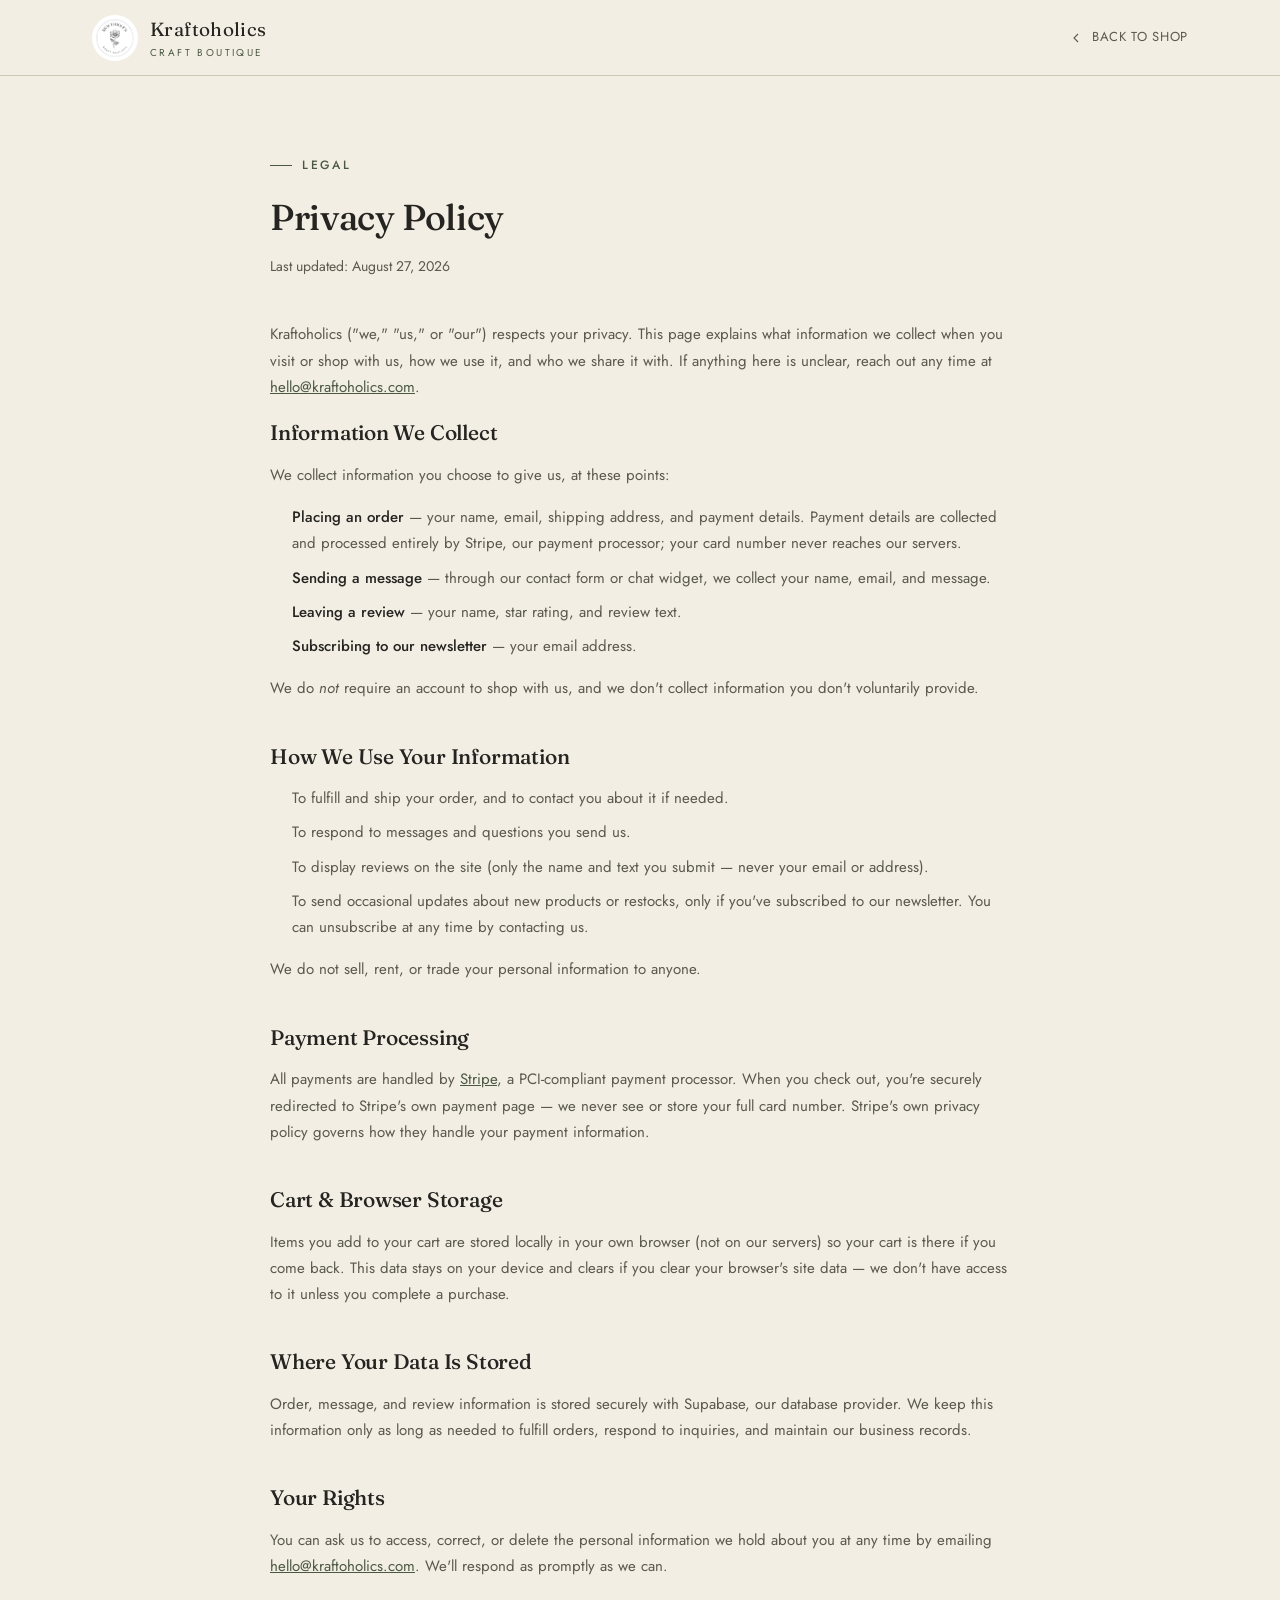
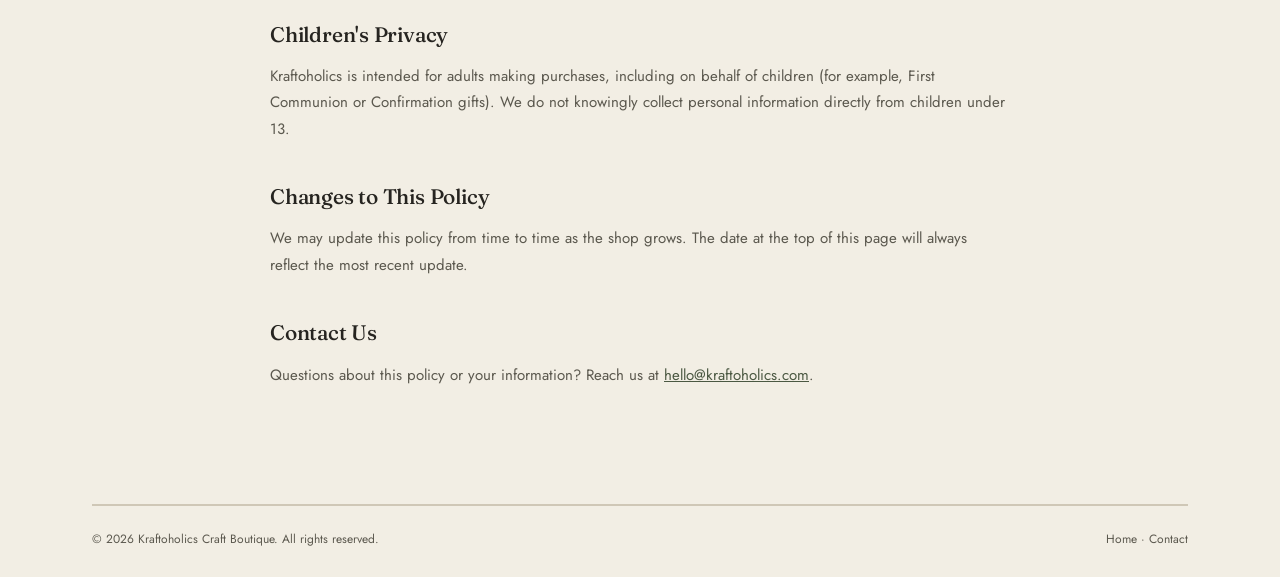
<file: privacy.html>
<!DOCTYPE html>
<html lang="en">
<head>
<meta charset="UTF-8">
<meta name="viewport" content="width=device-width, initial-scale=1.0">
<title>Privacy Policy — Kraftoholics</title>
<link rel="icon" href="assets/logo.jpg">
<link rel="preconnect" href="https://fonts.googleapis.com">
<link rel="preconnect" href="https://fonts.gstatic.com" crossorigin>
<link href="https://fonts.googleapis.com/css2?family=Fraunces:ital,wght@0,300;0,400;0,500;0,600;1,400;1,500&family=Jost:wght@300;400;500;600&display=swap" rel="stylesheet">
<link rel="stylesheet" href="css/styles.css">
</head>
<body>

<header class="site">
  <div class="nav">
    <a href="index.html" class="brand">
      <img src="assets/logo.jpg" alt="Kraftoholics logo">
      <div class="name">Kraftoholics<span>Craft Boutique</span></div>
    </a>
    <a href="index.html" class="back-link" style="display:flex;">
      <svg viewBox="0 0 24 24" fill="none" stroke="currentColor" stroke-width="1.6"><path d="M15 18l-6-6 6-6"/></svg>
      Back to Shop
    </a>
  </div>
</header>

<section class="wrap" style="padding:72px 0 100px; max-width:740px;">
  <div class="eyebrow">Legal</div>
  <h1 style="font-size:36px; margin-bottom:8px;">Privacy Policy</h1>
  <p style="color:var(--ink-soft); font-size:14px; margin-bottom:44px;">Last updated: August 27, 2026</p>

  <div class="policy-content">
    <p>Kraftoholics ("we," "us," or "our") respects your privacy. This page explains what information we collect when you visit or shop with us, how we use it, and who we share it with. If anything here is unclear, reach out any time at <a href="index.html#contact">hello@kraftoholics.com</a>.</p>

    <h2>Information We Collect</h2>
    <p>We collect information you choose to give us, at these points:</p>
    <ul>
      <li><strong>Placing an order</strong> — your name, email, shipping address, and payment details. Payment details are collected and processed entirely by Stripe, our payment processor; your card number never reaches our servers.</li>
      <li><strong>Sending a message</strong> — through our contact form or chat widget, we collect your name, email, and message.</li>
      <li><strong>Leaving a review</strong> — your name, star rating, and review text.</li>
      <li><strong>Subscribing to our newsletter</strong> — your email address.</li>
    </ul>
    <p>We do <em>not</em> require an account to shop with us, and we don't collect information you don't voluntarily provide.</p>

    <h2>How We Use Your Information</h2>
    <ul>
      <li>To fulfill and ship your order, and to contact you about it if needed.</li>
      <li>To respond to messages and questions you send us.</li>
      <li>To display reviews on the site (only the name and text you submit — never your email or address).</li>
      <li>To send occasional updates about new products or restocks, only if you've subscribed to our newsletter. You can unsubscribe at any time by contacting us.</li>
    </ul>
    <p>We do not sell, rent, or trade your personal information to anyone.</p>

    <h2>Payment Processing</h2>
    <p>All payments are handled by <a href="https://stripe.com/privacy" target="_blank" rel="noopener">Stripe</a>, a PCI-compliant payment processor. When you check out, you're securely redirected to Stripe's own payment page — we never see or store your full card number. Stripe's own privacy policy governs how they handle your payment information.</p>

    <h2>Cart &amp; Browser Storage</h2>
    <p>Items you add to your cart are stored locally in your own browser (not on our servers) so your cart is there if you come back. This data stays on your device and clears if you clear your browser's site data — we don't have access to it unless you complete a purchase.</p>

    <h2>Where Your Data Is Stored</h2>
    <p>Order, message, and review information is stored securely with Supabase, our database provider. We keep this information only as long as needed to fulfill orders, respond to inquiries, and maintain our business records.</p>

    <h2>Your Rights</h2>
    <p>You can ask us to access, correct, or delete the personal information we hold about you at any time by emailing <a href="index.html#contact">hello@kraftoholics.com</a>. We'll respond as promptly as we can.</p>

    <h2>Children's Privacy</h2>
    <p>Kraftoholics is intended for adults making purchases, including on behalf of children (for example, First Communion or Confirmation gifts). We do not knowingly collect personal information directly from children under 13.</p>

    <h2>Changes to This Policy</h2>
    <p>We may update this policy from time to time as the shop grows. The date at the top of this page will always reflect the most recent update.</p>

    <h2>Contact Us</h2>
    <p>Questions about this policy or your information? Reach us at <a href="index.html#contact">hello@kraftoholics.com</a>.</p>
  </div>
</section>

<footer style="padding-top:0;">
  <div class="wrap">
    <hr class="hair">
    <div class="foot-bottom">
      <span>© <span id="year"></span> Kraftoholics Craft Boutique. All rights reserved.</span>
      <span><a href="index.html">Home</a> · <a href="index.html#contact">Contact</a></span>
    </div>
  </div>
</footer>

<script>
  document.getElementById("year").textContent = new Date().getFullYear();
</script>
</body>
</html>
</file>
<file: css/styles.css>
/* ============ DESIGN TOKENS ============ */
  :root{
    --paper: #F2EEE4;
    --paper-soft: #FBF9F4;
    --ink: #262420;
    --ink-soft: #5B584E;
    --moss: #4B5842;
    --moss-dark: #333C2B;
    --ochre: #BB9457;
    --ochre-soft: #E4D2B0;
    --blush: #D8B9AE;
    --line: #CFC7B6;
    --white: #FFFFFF;
    --shadow: 0 12px 30px rgba(38,36,32,0.08);
    --radius: 2px;
    --maxw: 1160px;
  }

  /* ============ THEMES ============
     "Classic Ink" is the default above (no attribute needed).
     Each of these overrides just the color tokens — every other
     rule in this file (layout, spacing, fonts) stays the same,
     so any theme drops in cleanly. Set via <html data-theme="..."> —
     applied automatically by js/main.js based on what's saved in
     the admin dashboard's Theme tab. */

  :root[data-theme="teal"]{
    --paper: #EAF3F3;
    --paper-soft: #F5FAFA;
    --ink: #1F3B3B;
    --ink-soft: #4F6E6E;
    --moss: #1E7F82;
    --moss-dark: #14595C;
    --ochre: #E0A458;
    --ochre-soft: #F3DCB8;
    --blush: #BFE3E0;
    --line: #C7DCDC;
  }

  :root[data-theme="flowers"]{
    --paper: #FBF1F4;
    --paper-soft: #FFF8FA;
    --ink: #3B2A33;
    --ink-soft: #7A6670;
    --moss: #5F7A56;
    --moss-dark: #445A3C;
    --ochre: #E48AA0;
    --ochre-soft: #F6D3DE;
    --blush: #F2C6D7;
    --line: #E8D3DA;
  }

  :root[data-theme="winter"]{
    --paper: #EDF1F5;
    --paper-soft: #F7FAFC;
    --ink: #1E2A38;
    --ink-soft: #56677A;
    --moss: #3B6E91;
    --moss-dark: #2A4F68;
    --ochre: #C65B5B;
    --ochre-soft: #EFD4D4;
    --blush: #D7E4EC;
    --line: #CBD8E0;
  }

  *{box-sizing:border-box;}
  html{scroll-behavior:smooth;}
  body{
    margin:0;
    background:var(--paper);
    color:var(--ink);
    font-family:'Jost', sans-serif;
    font-weight:400;
    line-height:1.6;
    -webkit-font-smoothing:antialiased;
  }
  h1,h2,h3,h4{
    font-family:'Fraunces', serif;
    font-weight:500;
    margin:0 0 .4em 0;
    color:var(--ink);
    letter-spacing:-0.01em;
  }
  p{margin:0 0 1em 0;}
  a{color:inherit; text-decoration:none;}
  img{max-width:100%; display:block;}
  button{font-family:inherit; cursor:pointer;}
  ul{list-style:none; margin:0; padding:0;}

  ::selection{background:var(--moss); color:var(--paper-soft);}

  :focus-visible{
    outline:2px solid var(--moss);
    outline-offset:3px;
  }

  .wrap{
    max-width:var(--maxw);
    margin:0 auto;
    padding:0 32px;
  }

  .eyebrow{
    display:inline-flex;
    align-items:center;
    gap:10px;
    font-size:12px;
    letter-spacing:0.22em;
    text-transform:uppercase;
    color:var(--moss);
    font-weight:500;
    margin-bottom:14px;
  }
  .eyebrow::before{
    content:"";
    width:22px; height:1px;
    background:var(--moss);
  }

  .btn{
    display:inline-flex;
    align-items:center;
    justify-content:center;
    gap:8px;
    padding:14px 30px;
    border-radius:var(--radius);
    border:1px solid var(--ink);
    background:var(--ink);
    color:var(--paper-soft);
    font-size:13px;
    letter-spacing:0.12em;
    text-transform:uppercase;
    font-weight:500;
    transition:all .25s ease;
  }
  .btn:hover{ background:var(--moss); border-color:var(--moss); transform:translateY(-1px); }
  .btn.ghost{
    background:transparent;
    color:var(--ink);
    border:1px solid var(--ink);
  }
  .btn.ghost:hover{ background:var(--ink); color:var(--paper-soft); }
  .btn.small{ padding:10px 20px; font-size:11px; }
  .btn:disabled{ opacity:.5; cursor:not-allowed; transform:none; }

  section{ padding:96px 0; position:relative; }
  .section-head{ max-width:620px; margin-bottom:56px; }
  .section-head p.lede{ color:var(--ink-soft); font-size:17px; max-width:520px; }

  .reveal{ opacity:0; transform:translateY(24px); transition:opacity .8s ease, transform .8s ease; }
  .reveal.in{ opacity:1; transform:translateY(0); }
  @media (prefers-reduced-motion: reduce){
    .reveal{ opacity:1; transform:none; transition:none; }
    html{ scroll-behavior:auto; }
  }

  hr.hair{ border:none; border-top:1px solid var(--line); margin:0; }

  /* ============ NAV ============ */
  header.site{
    position:sticky; top:0; z-index:60;
    background:rgba(242,238,228,0.92);
    backdrop-filter:blur(6px);
    border-bottom:1px solid var(--line);
  }
  .nav{
    display:flex; align-items:center; justify-content:space-between;
    padding:14px 32px;
    max-width:var(--maxw); margin:0 auto;
  }
  .brand{ display:flex; align-items:center; gap:12px; }
  .brand img{ width:46px; height:46px; border-radius:50%; }
  .brand .name{ font-family:'Fraunces', serif; font-size:19px; letter-spacing:0.02em; }
  .brand .name span{ display:block; font-family:'Jost'; font-size:10px; letter-spacing:0.24em; color:var(--moss); text-transform:uppercase; margin-top:1px; }

  .nav-links{ display:flex; align-items:center; gap:34px; }
  .nav-links a{
    font-size:13px; letter-spacing:0.06em; text-transform:uppercase;
    color:var(--ink-soft); position:relative; padding:4px 0;
  }
  .nav-links a:hover{ color:var(--ink); }
  .nav-links a::after{
    content:""; position:absolute; left:0; bottom:-2px; width:0; height:1px;
    background:var(--moss); transition:width .25s ease;
  }
  .nav-links a:hover::after{ width:100%; }

  .nav-actions{ display:flex; align-items:center; gap:18px; }
  .icon-btn{
    background:none; border:none; color:var(--ink); position:relative;
    display:flex; align-items:center; justify-content:center;
    width:34px; height:34px;
  }
  .icon-btn svg{ width:20px; height:20px; }
  .cart-count{
    position:absolute; top:-2px; right:-4px;
    background:var(--moss); color:var(--paper-soft);
    font-size:10px; width:16px; height:16px; border-radius:50%;
    display:flex; align-items:center; justify-content:center;
    font-family:'Jost'; font-weight:500;
  }
  .hamburger{ display:none; }

  /* ============ HERO ============ */
  .hero{
    padding:88px 0 60px;
    display:grid;
    grid-template-columns:1.05fr 0.95fr;
    gap:40px;
    align-items:center;
  }
  .hero h1{
    font-size:clamp(38px, 5vw, 62px);
    line-height:1.06;
    max-width:560px;
  }
  .hero h1 em{ font-style:italic; color:var(--moss); font-weight:400; }
  .hero p.sub{ font-size:17px; color:var(--ink-soft); max-width:420px; margin-bottom:32px; }
  .hero-cta{ display:flex; gap:16px; flex-wrap:wrap; }
  .hero-art{ display:flex; justify-content:center; align-items:center; }
  .hero-art svg{ width:100%; max-width:380px; height:auto; }
  .hero-art img{ width:100%; max-width:360px; height:auto; border-radius:50%; box-shadow:0 20px 50px rgba(38,36,32,0.14); }
  .hero-badges{
    display:flex; gap:36px; margin-top:64px; flex-wrap:wrap;
  }
  .hero-badge{ display:flex; align-items:center; gap:10px; font-size:12px; color:var(--ink-soft); letter-spacing:.02em; }
  .hero-badge svg{ width:20px; height:20px; flex-shrink:0; }

  /* ============ IMPACT BANNER ============ */
  .impact-banner{
    background: var(--moss);
    color: var(--paper-soft);
    padding: 14px 0;
  }
  .impact-banner .wrap{
    display: flex;
    align-items: center;
    justify-content: center;
    gap: 10px;
    text-align: center;
  }
  .impact-banner svg{ width: 17px; height: 17px; flex-shrink: 0; }
  .impact-banner span{ font-size: 13px; letter-spacing: .03em; font-weight: 500; }

  /* ============ TRUST STRIP ============ */
  .trust{ padding:0 0 20px; }
  .trust .wrap{
    display:grid; grid-template-columns:repeat(3,1fr); gap:24px;
    border-top:1px solid var(--line); border-bottom:1px solid var(--line);
    padding:40px 32px;
  }
  .trust-item{ display:flex; align-items:center; gap:16px; }
  .trust-badge{
    width:52px; height:52px; border-radius:50%;
    border:1px solid var(--ink); display:flex; align-items:center; justify-content:center;
    flex-shrink:0;
  }
  .trust-badge svg{ width:24px; height:24px; }
  .trust-item h4{ font-family:'Jost'; font-size:14px; font-weight:500; margin:0 0 2px; letter-spacing:.02em; }
  .trust-item p{ font-size:13px; color:var(--ink-soft); margin:0; }

  /* ============ SHOP ============ */
  .shop-head{ display:flex; justify-content:space-between; align-items:flex-end; flex-wrap:wrap; gap:24px; }
  .filters{ display:flex; gap:10px; flex-wrap:wrap; }
  .filter-btn{
    background:transparent; border:1px solid var(--line); color:var(--ink-soft);
    padding:9px 18px; border-radius:20px; font-size:12px; letter-spacing:.05em; text-transform:uppercase;
    transition:all .2s ease;
  }
  .filter-btn:hover{ border-color:var(--ink); color:var(--ink); }
  .filter-btn.active{ background:var(--ink); border-color:var(--ink); color:var(--paper-soft); }

  .product-grid{
    display:grid; grid-template-columns:repeat(3, 1fr); gap:28px; margin-top:44px;
  }
  .product-card{
    background:var(--paper-soft); border:1px solid var(--line);
    display:flex; flex-direction:column; overflow:hidden; cursor:pointer;
    transition:transform .3s ease, box-shadow .3s ease;
  }
  .product-card:hover{ transform:translateY(-4px); box-shadow:var(--shadow); }
  .product-media{
    aspect-ratio:4/3.4; background:var(--blush); background:linear-gradient(160deg, var(--ochre-soft), var(--blush));
    display:flex; align-items:center; justify-content:center; position:relative;
  }
  .product-media svg{ width:52%; height:52%; }
  .product-tag{
    position:absolute; top:12px; left:12px; background:var(--paper-soft);
    font-size:10px; letter-spacing:.1em; text-transform:uppercase; padding:5px 10px; color:var(--moss);
  }
  .product-body{ padding:20px 22px 22px; display:flex; flex-direction:column; gap:10px; flex:1; }
  .product-body h4{ font-family:'Fraunces'; font-size:19px; font-weight:500; }
  .product-body p{ font-size:13px; color:var(--ink-soft); margin:0; flex:1; }
  .stock-note{ font-size:12px; font-weight:500; letter-spacing:.02em; margin-top:-4px; }
  .stock-note.low{ color:var(--ochre); }
  .stock-note.sold-out{ color:var(--ink-soft); }
  .add-btn:disabled{ opacity:.5; cursor:not-allowed; }
  .add-btn:disabled:hover{ background:none; color:var(--ink); }
  .product-foot{ display:flex; align-items:center; justify-content:space-between; margin-top:6px; }
  .price{ font-family:'Fraunces'; font-size:17px; }
  .add-btn{
    background:none; border:1px solid var(--ink); color:var(--ink);
    padding:9px 16px; font-size:11px; letter-spacing:.08em; text-transform:uppercase;
    display:flex; align-items:center; gap:6px; transition:all .2s ease;
  }
  .add-btn:hover{ background:var(--ink); color:var(--paper-soft); }
  .add-btn svg{ width:13px; height:13px; }

  /* ============ STORY ============ */
  .story{ background:var(--white); }
  .story .wrap{ display:grid; grid-template-columns:0.9fr 1.1fr; gap:64px; align-items:center; }
  .story-art{ background:var(--paper); border:1px solid var(--line); aspect-ratio:4/3; overflow:hidden; box-shadow:0 20px 50px rgba(38,36,32,0.10); }
  .story-art svg{ width:62%; height:62%; }
  .story-art img{ width:100%; height:100%; object-fit:cover; display:block; }
  .story-text p{ color:var(--ink-soft); font-size:16px; }
  .story-sign{ font-family:'Fraunces'; font-style:italic; font-size:22px; margin-top:22px; color:var(--moss); }

  /* ============ FAQ ============ */
  .faq-list{ display:flex; flex-direction:column; border-top:1px solid var(--line); }
  .faq-item{ border-bottom:1px solid var(--line); padding:20px 0; }
  .faq-item summary{
    cursor:pointer; list-style:none; display:flex; align-items:center; justify-content:space-between;
    font-family:'Fraunces'; font-size:18px; font-weight:500; color:var(--ink);
  }
  .faq-item summary::-webkit-details-marker{ display:none; }
  .faq-item summary::after{
    content:"+"; font-family:'Jost'; font-size:20px; color:var(--moss); flex-shrink:0; margin-left:20px;
    transition:transform .2s ease;
  }
  .faq-item[open] summary::after{ content:"–"; }
  .faq-item p{ margin:14px 0 0; color:var(--ink-soft); font-size:15px; max-width:640px; }

  /* ============ REVIEWS ============ */
  .reviews-grid{
    display:grid; grid-template-columns:repeat(3,1fr); gap:24px; margin-top:44px;
  }
  .review-card{
    background:var(--paper-soft); border:1px solid var(--line); padding:26px 24px;
    display:flex; flex-direction:column; gap:14px;
  }
  .stars{ display:flex; gap:3px; }
  .stars svg{ width:15px; height:15px; fill:var(--ochre); }
  .review-card p.quote{ font-size:15px; color:var(--ink); font-style:italic; font-family:'Fraunces'; font-weight:400; line-height:1.5; }
  .review-meta{ display:flex; align-items:center; justify-content:space-between; font-size:12px; color:var(--ink-soft); }
  .review-meta .who{ font-weight:500; color:var(--ink); font-family:'Jost'; text-transform:none; letter-spacing:0; }

  .review-form-wrap{
    margin-top:56px; border-top:1px solid var(--line); padding-top:48px;
    display:grid; grid-template-columns:0.9fr 1.1fr; gap:48px;
  }
  .review-form{ display:flex; flex-direction:column; gap:16px; }
  .star-picker{ display:flex; gap:6px; }
  .star-picker button{ background:none; border:none; padding:0; }
  .star-picker svg{ width:24px; height:24px; fill:none; stroke:var(--ochre); stroke-width:1.4px; transition:fill .15s ease; }
  .star-picker button.active svg, .star-picker button:hover svg{ fill:var(--ochre); }

  /* ============ FORMS (shared) ============ */
  label.field-label{ font-size:12px; letter-spacing:.08em; text-transform:uppercase; color:var(--ink-soft); margin-bottom:6px; display:block; }
  input.field, textarea.field, select.field{
    width:100%; padding:13px 14px; border:1px solid var(--line); background:var(--paper-soft);
    font-family:'Jost'; font-size:14px; color:var(--ink); border-radius:var(--radius);
  }
  input.field:focus, textarea.field:focus{ border-color:var(--moss); outline:none; }
  textarea.field{ resize:vertical; min-height:100px; }
  .field-row{ margin-bottom:0; }

  /* ============ CONTACT / MESSAGE ============ */
  .contact{ background:var(--moss); color:var(--paper-soft); }
  .contact h2, .contact .eyebrow{ color:var(--paper-soft); }
  .contact .eyebrow::before{ background:var(--paper-soft); }
  .contact .section-head p.lede{ color:rgba(251,249,244,0.75); }
  .contact-grid{ display:grid; grid-template-columns:1fr 1fr; gap:56px; }
  .contact-form{ display:flex; flex-direction:column; gap:16px; }
  .contact .field{ background:rgba(251,249,244,0.08); border-color:rgba(251,249,244,0.3); color:var(--paper-soft); }
  .contact .field::placeholder{ color:rgba(251,249,244,0.5); }
  .contact label.field-label{ color:rgba(251,249,244,0.7); }
  .contact .btn{ background:var(--ochre); border-color:var(--ochre); color:var(--ink); }
  .contact .btn:hover{ background:var(--paper-soft); border-color:var(--paper-soft); }

  .contact-info{ display:flex; flex-direction:column; gap:26px; justify-content:center; }
  .contact-info-item{ display:flex; gap:16px; align-items:flex-start; }
  .contact-info-item svg{ width:22px; height:22px; flex-shrink:0; margin-top:2px; }
  .contact-info-item h4{ font-family:'Jost'; font-size:14px; font-weight:500; margin:0 0 3px; }
  .contact-info-item p{ margin:0; font-size:14px; color:rgba(251,249,244,0.75); }

  /* ============ NEWSLETTER ============ */
  .newsletter{ background:var(--paper-soft); border-top:1px solid var(--line); border-bottom:1px solid var(--line); padding:56px 0; }
  .newsletter .wrap{ display:flex; align-items:center; justify-content:space-between; gap:32px; flex-wrap:wrap; }
  .newsletter h3{ font-size:24px; max-width:360px; }
  .news-form{ display:flex; gap:0; flex:1; max-width:420px; min-width:280px; }
  .news-form input{ flex:1; border-right:none; }
  .news-form button{ border-radius:0; padding:0 26px; }

  /* ============ FOOTER ============ */
  footer{ padding:64px 0 28px; }
  .foot-grid{ display:grid; grid-template-columns:1.4fr 1fr 1fr 1fr; gap:40px; margin-bottom:48px; }
  .foot-brand .brand{ margin-bottom:14px; }
  .foot-brand p{ font-size:14px; color:var(--ink-soft); max-width:260px; }
  .foot-social{ display:flex; gap:12px; margin-top:18px; }
  .foot-social a{ width:34px; height:34px; border:1px solid var(--line); border-radius:50%; display:flex; align-items:center; justify-content:center; transition:all .2s ease;}
  .foot-social a:hover{ background:var(--ink); border-color:var(--ink); color:var(--paper-soft); }
  .foot-social svg{ width:15px; height:15px; }
  .foot-col h5{ font-family:'Jost'; font-size:12px; letter-spacing:.1em; text-transform:uppercase; color:var(--ink-soft); margin:0 0 16px; font-weight:500; }
  .foot-col ul li{ margin-bottom:10px; }
  .foot-col ul a{ font-size:14px; color:var(--ink-soft); }
  .foot-col ul a:hover{ color:var(--ink); }
  .foot-bottom{ display:flex; justify-content:space-between; align-items:center; padding-top:24px; border-top:1px solid var(--line); font-size:12px; color:var(--ink-soft); flex-wrap:wrap; gap:10px; }
  .foot-note{ background:var(--ochre-soft); color:var(--moss-dark); padding:2px 10px; border-radius:20px; font-size:11px; letter-spacing:.02em; }

  /* ============ CART DRAWER ============ */
  .backdrop{
    position:fixed; inset:0; background:rgba(38,36,32,0.45); z-index:80;
    opacity:0; pointer-events:none; transition:opacity .3s ease;
  }
  .backdrop.show{ opacity:1; pointer-events:auto; }
  .drawer{
    position:fixed; top:0; right:0; height:100%; width:420px; max-width:92vw;
    background:var(--paper-soft); z-index:90; box-shadow:-10px 0 30px rgba(0,0,0,0.15);
    transform:translateX(100%); transition:transform .35s ease;
    display:flex; flex-direction:column;
  }
  .drawer.show{ transform:translateX(0); }
  .drawer-head{ display:flex; align-items:center; justify-content:space-between; padding:22px 26px; border-bottom:1px solid var(--line); }
  .drawer-head h3{ font-size:20px; margin:0; }
  .drawer-close{ background:none; border:none; }
  .drawer-close svg{ width:20px; height:20px; }
  .drawer-body{ flex:1; overflow-y:auto; padding:20px 26px; }
  .cart-item{ display:flex; gap:14px; padding:16px 0; border-bottom:1px solid var(--line); }
  .cart-item-media{ width:64px; height:64px; background:var(--blush); flex-shrink:0; display:flex; align-items:center; justify-content:center; }
  .cart-item-media svg{ width:60%; height:60%; }
  .cart-item-info{ flex:1; }
  .cart-item-info h5{ font-family:'Fraunces'; font-size:15px; margin:0 0 4px; font-weight:500; }
  .cart-item-info .price{ font-size:13px; color:var(--ink-soft); }
  .qty-row{ display:flex; align-items:center; gap:10px; margin-top:8px; }
  .qty-row button{ width:22px; height:22px; border:1px solid var(--line); background:none; font-size:13px; display:flex; align-items:center; justify-content:center; }
  .qty-row span{ font-size:13px; min-width:16px; text-align:center; }
  .remove-btn{ background:none; border:none; color:var(--ink-soft); font-size:11px; text-decoration:underline; margin-left:auto; }
  .empty-cart{ text-align:center; padding:60px 10px; color:var(--ink-soft); }
  .empty-cart svg{ width:44px; height:44px; margin:0 auto 16px; opacity:.5; }
  .drawer-foot{ padding:22px 26px; border-top:1px solid var(--line); }
  .subtotal-row{ display:flex; justify-content:space-between; font-family:'Fraunces'; font-size:18px; margin-bottom:16px; }
  .drawer-foot .btn{ width:100%; }
  .drawer-note{ font-size:11px; color:var(--ink-soft); text-align:center; margin-top:10px; }

  /* ============ CHECKOUT MODAL ============ */
  .modal{
    position:fixed; inset:0; z-index:100; display:flex; align-items:center; justify-content:center;
    opacity:0; pointer-events:none; transition:opacity .25s ease; padding:20px;
  }
  .modal.show{ opacity:1; pointer-events:auto; }
  .modal-panel{
    background:var(--paper-soft); max-width:520px; width:100%; padding:38px 36px;
    box-shadow:var(--shadow); position:relative; max-height:90vh; overflow-y:auto;
  }
  .modal-close{ position:absolute; top:18px; right:18px; background:none; border:none; }
  .modal-close svg{ width:18px; height:18px; }
  .steps{ display:flex; align-items:center; gap:8px; margin-bottom:28px; }
  .step-dot{
    width:26px; height:26px; border-radius:50%; border:1px solid var(--line); color:var(--ink-soft);
    display:flex; align-items:center; justify-content:center; font-size:11px; flex-shrink:0;
    transition:all .2s ease;
  }
  .step-dot.active{ background:var(--ink); border-color:var(--ink); color:var(--paper-soft); }
  .step-dot.done{ background:var(--moss); border-color:var(--moss); color:var(--paper-soft); }
  .step-line{ flex:1; height:1px; background:var(--line); }
  .modal-step{ display:none; }
  .modal-step.active{ display:block; }
  .form-grid-2{ display:grid; grid-template-columns:1fr 1fr; gap:14px; }
  .confirm-box{ text-align:center; padding:20px 0; }
  .confirm-box svg{ width:52px; height:52px; margin:0 auto 18px; }
  .order-no{ font-family:'Fraunces'; font-size:22px; color:var(--moss); margin:10px 0 18px; }

  /* ============ CHAT WIDGET ============ */
  .chat-bubble{
    position:fixed; bottom:26px; right:26px; z-index:70;
    width:58px; height:58px; border-radius:50%; background:var(--ink); color:var(--paper-soft);
    display:flex; align-items:center; justify-content:center; box-shadow:var(--shadow);
    transition:transform .2s ease;
  }
  .chat-bubble:hover{ transform:scale(1.06); background:var(--moss); }
  .chat-bubble svg{ width:24px; height:24px; }
  .chat-panel{
    position:fixed; bottom:98px; right:26px; z-index:70; width:340px; max-width:88vw;
    background:var(--paper-soft); border:1px solid var(--line); box-shadow:var(--shadow);
    display:flex; flex-direction:column; height:440px; max-height:70vh;
    transform:translateY(16px) scale(.97); opacity:0; pointer-events:none; transition:all .25s ease;
  }
  .chat-panel.show{ transform:translateY(0) scale(1); opacity:1; pointer-events:auto; }
  .chat-head{ background:var(--moss); color:var(--paper-soft); padding:16px 18px; display:flex; align-items:center; gap:10px; }
  .chat-avatar{ width:34px; height:34px; border-radius:50%; overflow:hidden; border:1px solid rgba(255,255,255,0.4); flex-shrink:0; }
  .chat-avatar img{ width:100%; height:100%; object-fit:cover; }
  .chat-head h5{ margin:0; font-family:'Jost'; font-size:13px; font-weight:500; }
  .chat-head span{ font-size:11px; opacity:.8; display:flex; align-items:center; gap:5px; }
  .chat-head span::before{ content:""; width:6px; height:6px; border-radius:50%; background:#8FD19E; display:inline-block; }
  .chat-body{ flex:1; overflow-y:auto; padding:16px; display:flex; flex-direction:column; gap:10px; }
  .msg{ max-width:80%; padding:9px 13px; font-size:13px; border-radius:14px; line-height:1.4; }
  .msg.owner{ background:var(--paper); align-self:flex-start; border-bottom-left-radius:3px; }
  .msg.customer{ background:var(--ink); color:var(--paper-soft); align-self:flex-end; border-bottom-right-radius:3px; }
  .msg.typing{ display:flex; gap:4px; padding:12px 14px; }
  .msg.typing span{ width:5px; height:5px; border-radius:50%; background:var(--ink-soft); animation:blink 1.2s infinite ease-in-out; }
  .msg.typing span:nth-child(2){ animation-delay:.2s; }
  .msg.typing span:nth-child(3){ animation-delay:.4s; }
  @keyframes blink{ 0%,80%,100%{opacity:.3;} 40%{opacity:1;} }
  .chat-input-row{ display:flex; border-top:1px solid var(--line); }
  .chat-input-row input{ flex:1; border:none; padding:13px 14px; font-family:'Jost'; font-size:13px; background:none; }
  .chat-input-row input:focus{ outline:none; }
  .chat-input-row button{ background:none; border:none; color:var(--moss); width:44px; display:flex; align-items:center; justify-content:center; }
  .chat-input-row button svg{ width:18px; height:18px; }

  /* ============ PAGE OVERLAYS (Product detail / Account) ============ */
  .page-overlay{
    position:fixed; inset:0; z-index:110; background:var(--paper);
    transform:translateY(24px); opacity:0; pointer-events:none;
    transition:opacity .3s ease, transform .3s ease;
    overflow-y:auto;
  }
  .page-overlay.show{ transform:translateY(0); opacity:1; pointer-events:auto; }
  .overlay-nav{
    display:flex; align-items:center; justify-content:space-between;
    padding:18px 32px; border-bottom:1px solid var(--line);
    position:sticky; top:0; background:rgba(242,238,228,0.94); backdrop-filter:blur(6px); z-index:5;
  }
  .back-link{ display:flex; align-items:center; gap:8px; font-size:13px; letter-spacing:.05em; text-transform:uppercase; color:var(--ink-soft); }
  .back-link:hover{ color:var(--ink); }
  .back-link svg{ width:16px; height:16px; }
  .overlay-close{ background:none; border:none; }
  .overlay-close svg{ width:20px; height:20px; }

  /* -- Product detail -- */
  .pd-wrap{ max-width:var(--maxw); margin:0 auto; padding:56px 32px 100px; }
  .pd-grid{ display:grid; grid-template-columns:0.9fr 1.1fr; gap:64px; }
  .pd-media{ background:var(--paper-soft); border:1px solid var(--line); aspect-ratio:1/1; display:flex; align-items:center; justify-content:center; position:relative; }
  .pd-media svg{ width:42%; height:42%; }
  .pd-cat{ font-size:12px; letter-spacing:.14em; text-transform:uppercase; color:var(--moss); margin-bottom:10px; display:block; }
  .pd-title{ font-size:32px; margin-bottom:10px; }
  .pd-price{ font-family:'Fraunces'; font-size:22px; margin-bottom:10px; }
  #pdStock .stock-note{ margin-top:0; margin-bottom:14px; }
  .pd-desc{ color:var(--ink-soft); font-size:15px; margin-bottom:28px; max-width:480px; }
  .pd-option{ margin-bottom:20px; max-width:380px; }
  .pd-qty-row{ display:flex; align-items:center; gap:14px; margin:26px 0; }
  .pd-qty-row .qty-row{ border:1px solid var(--line); padding:4px 10px; }
  .pd-qty-row .qty-row button{ border:none; }
  .pd-note{ font-size:12px; color:var(--ink-soft); margin-top:14px; }
  .pd-related{ margin-top:80px; padding-top:48px; border-top:1px solid var(--line); }
  .pd-related h3{ font-size:22px; margin-bottom:24px; }
  .mini-grid{ display:grid; grid-template-columns:repeat(3, 1fr); gap:20px; }
  .mini-card{ background:var(--paper-soft); border:1px solid var(--line); cursor:pointer; transition:transform .25s ease; }
  .mini-card:hover{ transform:translateY(-3px); }
  .mini-card .mini-media{ aspect-ratio:4/3.2; background:linear-gradient(160deg, var(--ochre-soft), var(--blush)); display:flex; align-items:center; justify-content:center; }
  .mini-card .mini-media svg{ width:46%; height:46%; }
  .mini-card .mini-body{ padding:14px 16px; }
  .mini-card h5{ font-family:'Fraunces'; font-size:14px; font-weight:500; margin:0 0 4px; }
  .mini-card .price{ font-size:12px; color:var(--ink-soft); }

  /* -- Account -- */
  .account-wrap{ max-width:420px; margin:0 auto; padding:70px 32px 100px; }
  .account-tabs{ display:flex; border:1px solid var(--line); margin-bottom:32px; }
  .account-tab{ flex:1; background:none; border:none; padding:13px; font-size:12px; letter-spacing:.1em; text-transform:uppercase; color:var(--ink-soft); }
  .account-tab.active{ background:var(--ink); color:var(--paper-soft); }
  .account-form{ display:flex; flex-direction:column; gap:16px; }
  .account-check{ display:flex; align-items:center; gap:9px; font-size:13px; color:var(--ink-soft); }
  .account-check input{ width:15px; height:15px; accent-color:var(--moss); }
  .account-note{ font-size:12px; color:var(--ink-soft); text-align:center; margin-top:18px; line-height:1.6; }

  /* ============ POLICY / LEGAL PAGES ============ */
  .policy-content h2{ font-family:'Fraunces'; font-size:21px; font-weight:500; margin-top:38px; margin-bottom:12px; }
  .policy-content h2:first-of-type{ margin-top:0; }
  .policy-content p{ color:var(--ink-soft); font-size:15px; line-height:1.75; margin-bottom:16px; }
  .policy-content ul{ padding-left:22px; margin-bottom:16px; }
  .policy-content li{ color:var(--ink-soft); font-size:15px; line-height:1.75; margin-bottom:8px; }
  .policy-content a{ color:var(--moss); text-decoration:underline; }
  .policy-content strong{ color:var(--ink); font-weight:500; }

  /* ============ 404 PAGE ============ */
  .error-page{
    min-height:100vh; display:flex; flex-direction:column; align-items:center; justify-content:center;
    text-align:center; padding:40px 24px;
  }
  .error-logo{ width:60px; height:60px; border-radius:50%; margin-bottom:26px; box-shadow:0 12px 30px rgba(38,36,32,0.12); }
  .error-code{ font-family:'Fraunces'; font-style:italic; font-weight:400; font-size:84px; color:var(--moss); line-height:1; margin-bottom:10px; }
  .error-page h1{ font-size:27px; margin-bottom:12px; }
  .error-page p{ color:var(--ink-soft); max-width:400px; margin:0 auto 30px; font-size:15px; }

  /* ============ TOAST ============ */
  .toast{
    position:fixed; bottom:28px; left:50%; transform:translateX(-50%) translateY(20px);
    background:var(--ink); color:var(--paper-soft); padding:13px 24px; font-size:13px;
    border-radius:30px; z-index:120; opacity:0; pointer-events:none; transition:all .3s ease;
    display:flex; align-items:center; gap:10px; white-space:nowrap;
  }
  .toast.show{ opacity:1; transform:translateX(-50%) translateY(0); }
  .toast svg{ width:15px; height:15px; flex-shrink:0; }

  /* ============ RESPONSIVE ============ */
  @media (max-width: 900px){
    .hero{ grid-template-columns:1fr; text-align:center; }
    .hero h1{ margin:0 auto .4em; }
    .hero p.sub{ margin-left:auto; margin-right:auto; }
    .hero-cta{ justify-content:center; }
    .hero-badges{ justify-content:center; }
    .hero-art{ order:-1; }
    .trust .wrap{ grid-template-columns:1fr; }
    .product-grid{ grid-template-columns:repeat(2,1fr); }
    .story .wrap{ grid-template-columns:1fr; }
    .reviews-grid{ grid-template-columns:1fr; }
    .review-form-wrap{ grid-template-columns:1fr; }
    .contact-grid{ grid-template-columns:1fr; }
    .foot-grid{ grid-template-columns:1fr 1fr; }
    .pd-grid{ grid-template-columns:1fr; gap:36px; }
    .mini-grid{ grid-template-columns:repeat(2, 1fr); }
  }
  @media (max-width: 720px){
    .nav-links{
      position:fixed; top:73px; left:0; right:0; background:var(--paper-soft);
      flex-direction:column; align-items:flex-start; padding:24px 32px; gap:20px;
      border-bottom:1px solid var(--line);
      transform:translateY(-130%); transition:transform .3s ease; z-index:59;
    }
    .nav-links.open{ transform:translateY(0); }
    .hamburger{ display:flex; }
    .brand .name{ font-size:16px; }
    .product-grid{ grid-template-columns:1fr; }
    .newsletter .wrap{ flex-direction:column; align-items:flex-start; }
    .foot-grid{ grid-template-columns:1fr; gap:32px; }
    section{ padding:64px 0; }
    .mini-grid{ grid-template-columns:1fr; }
    .pd-wrap{ padding:36px 20px 70px; }
  }

/* ============================================================
   ADMIN DASHBOARD + SHARED APP STYLES
   (appended — used by admin.html, and demo-mode banner on index.html)
============================================================ */

.demo-banner{
  background:var(--ochre-soft); color:var(--moss-dark); text-align:center;
  font-size:13px; padding:10px 20px; letter-spacing:.02em;
}
.demo-banner a{ text-decoration:underline; font-weight:500; }
.demo-banner code{ background:rgba(38,36,32,0.08); padding:1px 6px; border-radius:3px; font-size:12px; }

/* -- Admin shell -- */
body.admin-body{ min-height:100vh; }
.admin-header{
  display:flex; align-items:center; justify-content:space-between;
  padding:16px 32px; border-bottom:1px solid var(--line); background:var(--paper-soft);
}
.admin-header .brand img{ width:38px; height:38px; }
.admin-header .brand .name{ font-size:16px; }
.admin-badge{ font-size:10px; letter-spacing:.14em; text-transform:uppercase; color:var(--moss); border:1px solid var(--moss); padding:3px 9px; border-radius:20px; margin-left:10px; }
.admin-header-actions{ display:flex; align-items:center; gap:16px; }
.admin-user{ font-size:13px; color:var(--ink-soft); }
.link-btn{ background:none; border:none; font-size:13px; color:var(--ink-soft); text-decoration:underline; }
.link-btn:hover{ color:var(--ink); }

/* -- Login screen -- */
.login-screen{ min-height:calc(100vh - 70px); display:flex; align-items:center; justify-content:center; padding:40px 20px; }
.login-card{ width:100%; max-width:380px; }
.login-card .brand{ justify-content:center; margin-bottom:26px; }
.login-card h1{ font-size:24px; text-align:center; margin-bottom:6px; }
.login-card p.lede{ text-align:center; font-size:14px; margin-bottom:28px; }
.login-form{ display:flex; flex-direction:column; gap:16px; }
.form-error{ background:#F5DEDA; color:#9A3B2A; padding:10px 14px; font-size:13px; border-radius:2px; display:none; }
.form-error.show{ display:block; }
.config-warning{ background:var(--ochre-soft); color:var(--moss-dark); padding:16px 18px; font-size:13px; line-height:1.6; margin-bottom:24px; }
.config-warning code{ background:rgba(38,36,32,0.08); padding:1px 6px; border-radius:3px; }

/* -- Dashboard shell -- */
.admin-main{ max-width:1180px; margin:0 auto; padding:36px 32px 100px; }
.admin-tabs{ display:flex; gap:6px; border-bottom:1px solid var(--line); margin-bottom:32px; flex-wrap:wrap; }
.admin-tab{
  background:none; border:none; padding:12px 18px; font-size:13px; letter-spacing:.04em;
  color:var(--ink-soft); border-bottom:2px solid transparent; margin-bottom:-1px;
}
.admin-tab.active{ color:var(--ink); border-bottom-color:var(--moss); }
.admin-tab .count{ background:var(--line); color:var(--ink); font-size:10px; padding:1px 6px; border-radius:10px; margin-left:6px; }
.admin-panel{ display:none; }
.admin-panel.active{ display:block; }
.admin-panel-head{ display:flex; align-items:center; justify-content:space-between; margin-bottom:24px; flex-wrap:wrap; gap:14px; }
.admin-panel-head h2{ font-size:22px; margin:0; }

/* -- Data table -- */
.data-table{ width:100%; border-collapse:collapse; }
.data-table th{
  text-align:left; font-size:11px; letter-spacing:.08em; text-transform:uppercase; color:var(--ink-soft);
  padding:10px 12px; border-bottom:1px solid var(--line); font-weight:500;
}
.data-table td{ padding:14px 12px; border-bottom:1px solid var(--line); font-size:14px; vertical-align:middle; }
.data-table tr:hover td{ background:rgba(75,88,66,0.04); }
.data-table .thumb{ width:44px; height:44px; object-fit:cover; border-radius:2px; background:var(--paper); flex-shrink:0; }
.data-table .thumb-fallback{ width:44px; height:44px; border-radius:2px; background:var(--blush); display:flex; align-items:center; justify-content:center; }
.data-table .thumb-fallback svg{ width:60%; height:60%; }
.row-name{ display:flex; align-items:center; gap:12px; font-weight:500; }
.table-empty{ padding:50px 10px; text-align:center; color:var(--ink-soft); font-size:14px; }

.pill{ display:inline-flex; align-items:center; gap:5px; font-size:11px; padding:4px 10px; border-radius:20px; letter-spacing:.02em; }
.pill.active{ background:#E1E8D9; color:var(--moss-dark); }
.pill.inactive{ background:#EDEAE1; color:var(--ink-soft); }
.pill.unread{ background:var(--ochre-soft); color:var(--moss-dark); }
.pill.read{ background:#EDEAE1; color:var(--ink-soft); }

.row-actions{ display:flex; gap:8px; flex-wrap:wrap; }
.row-actions button{ background:none; border:1px solid var(--line); color:var(--ink-soft); font-size:11px; padding:6px 12px; letter-spacing:.03em; text-transform:uppercase; }
.row-actions button:hover{ border-color:var(--ink); color:var(--ink); }
.row-actions button.danger:hover{ border-color:#9A3B2A; color:#9A3B2A; }

select.status-select{ padding:7px 10px; border:1px solid var(--line); background:var(--paper-soft); font-family:'Jost'; font-size:13px; }

/* -- Product form panel -- */
.form-panel{
  background:var(--paper-soft); border:1px solid var(--line); padding:28px 30px; margin-bottom:32px; display:none;
}
.form-panel.show{ display:block; }
.form-panel h3{ font-size:19px; margin-bottom:20px; }
.form-grid{ display:grid; grid-template-columns:1fr 1fr; gap:16px; }
.form-grid .span-2{ grid-column:1 / -1; }
.form-actions{ display:flex; gap:12px; margin-top:22px; }
.image-upload{ display:flex; align-items:center; gap:16px; }
.image-preview{ width:76px; height:76px; border:1px solid var(--line); background:var(--paper); display:flex; align-items:center; justify-content:center; overflow:hidden; flex-shrink:0; }
.image-preview img{ width:100%; height:100%; object-fit:cover; }
.image-preview svg{ width:40%; height:40%; opacity:.4; }
.upload-btn-wrap{ position:relative; }
.upload-btn-wrap input[type=file]{ position:absolute; inset:0; opacity:0; cursor:pointer; }
.field-hint{ font-size:12px; color:var(--ink-soft); margin-top:4px; }
.upload-progress{ font-size:12px; color:var(--moss); margin-top:6px; display:none; }
.upload-progress.show{ display:block; }

.review-stars-inline{ display:flex; gap:2px; }
.review-stars-inline svg{ width:13px; height:13px; fill:var(--ochre); }

.reply-box{ display:flex; gap:8px; margin-top:10px; }
.reply-box input{ flex:1; }
.reply-box button{ white-space:nowrap; }

.stat-row{ display:grid; grid-template-columns:repeat(4,1fr); gap:16px; margin-bottom:32px; }
.stat-card{ border:1px solid var(--line); background:var(--paper-soft); padding:20px; }
.stat-card .stat-num{ font-family:'Fraunces'; font-size:28px; }
.stat-card .stat-label{ font-size:12px; color:var(--ink-soft); text-transform:uppercase; letter-spacing:.06em; margin-top:4px; }

/* -- Theme picker -- */
.theme-grid{ display:grid; grid-template-columns:repeat(auto-fill, minmax(200px,1fr)); gap:16px; }
.theme-card{ border:2px solid var(--line); padding:18px; cursor:pointer; transition:border-color .2s ease, transform .2s ease; background:var(--paper-soft); }
.theme-card:hover{ transform:translateY(-2px); }
.theme-card.selected{ border-color:var(--moss); }
.theme-swatches{ display:flex; gap:6px; margin-bottom:14px; }
.theme-swatch{ width:24px; height:24px; border-radius:50%; border:1px solid rgba(0,0,0,0.08); }
.theme-card h4{ font-family:'Fraunces'; font-size:16px; margin:0 0 4px; display:flex; align-items:center; gap:8px; }
.theme-card p{ font-size:12px; color:var(--ink-soft); margin:0; }
.theme-current-pill{ font-size:10px; letter-spacing:.06em; text-transform:uppercase; background:var(--moss); color:var(--paper-soft); padding:2px 8px; border-radius:20px; }

/* -- Top products (Stats tab) -- */
.top-product-row{ display:flex; align-items:center; gap:16px; padding:11px 0; border-bottom:1px solid var(--line); }
.top-product-row .tp-name{ flex:0 0 220px; font-size:14px; }
.top-product-row .tp-bar-wrap{ flex:1; background:var(--paper); height:10px; border-radius:6px; overflow:hidden; }
.top-product-row .tp-bar{ height:100%; background:var(--moss); border-radius:6px; }
.top-product-row .tp-value{ flex:0 0 130px; text-align:right; font-size:13px; color:var(--ink-soft); }
@media (max-width: 640px){
  .top-product-row{ flex-wrap:wrap; }
  .top-product-row .tp-name{ flex:1 1 100%; }
  .top-product-row .tp-value{ flex:0 0 auto; margin-left:auto; }
}

@media (max-width: 720px){
  .form-grid{ grid-template-columns:1fr; }
  .stat-row{ grid-template-columns:1fr 1fr; }
  .admin-main{ padding:24px 18px 80px; }
  .data-table{ display:block; overflow-x:auto; white-space:nowrap; }
}
</file>
